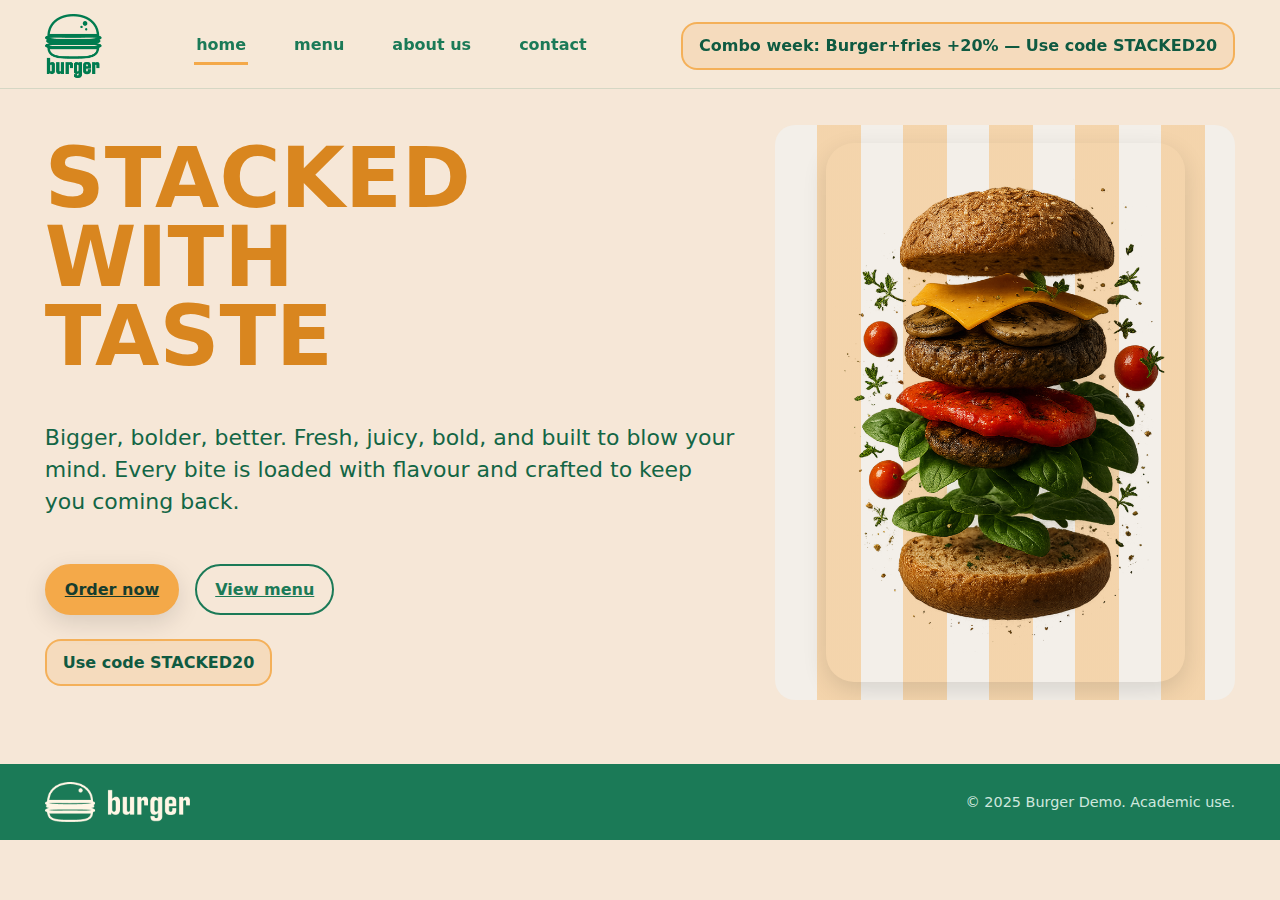
<file: index.html>
<!doctype html>
<html lang="en"><head><meta charset="utf-8"><meta name="viewport" content="width=device-width, initial-scale=1">
<title>Burger — Home</title><link rel="stylesheet" href="stlyes.css"><meta name="theme-color" content="#1B7A57"></head>
<body>
<header class="header"><div class="container navbar" role="navigation" aria-label="Primary">
  <div class="brand-center">
  <img src="mini burger vertical.png" alt="Burger logo" height="64">
</div>
  <nav class="nav">
    <a class="active" href="index.html" aria-current="page">home</a>
    <a href="menu.html">menu</a>
    <a href="about.html">about us</a>
    <a href="contact.html">contact</a>
  </nav>
  <div class="promo">Combo week: Burger+fries +20% — Use code STACKED20</div></div>
</header>
<main class="container">
  <section class="hero">
    <div class="stack-24">
      <h1>STACKED<br>WITH<br>TASTE</h1>
      <p class="lead">Bigger, bolder, better. Fresh, juicy, bold, and built to blow your mind. Every bite is loaded with flavour and crafted to keep you coming back.</p>
      <div class="cta">
        <a class="btn btn-solid" href="menu.html">Order now</a>
        <a class="btn btn-outline" href="menu.html">View menu</a>
      </div>
      <div class="promo" style="width:max-content">Use code <strong>STACKED20</strong></div>
    </div>
    <div class="hero-visual" aria-hidden="true">
      <img src="бургер1 2.png" alt="Signature burger">
    </div>
  </section>
</main>
<footer class="site-footer"><div class="container row">
  <div class="brand-footer">
  <img src="burger horizontal.png" alt="Burger logo horizontal" height="40">
</div>
  <div class="small">© 2025 Burger Demo. Academic use.</div>
</div></footer>
</body></html>
</file>
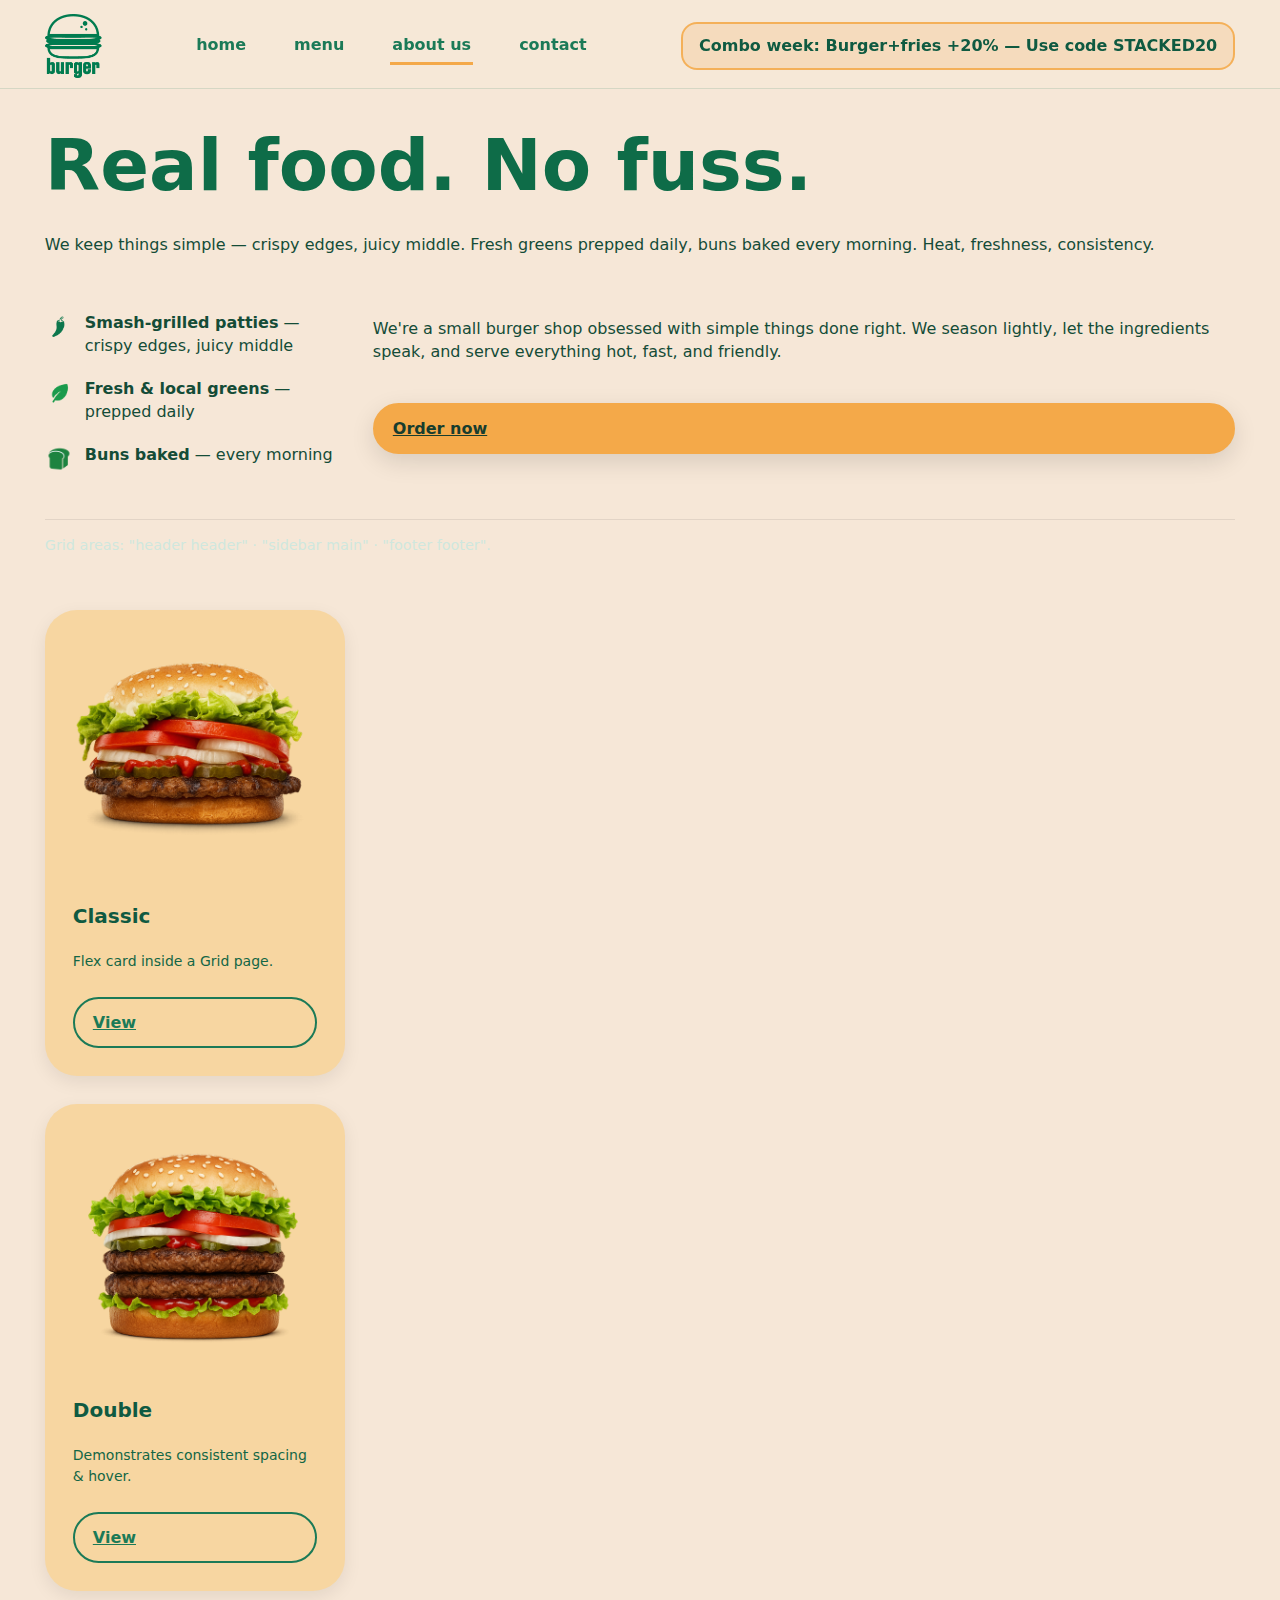
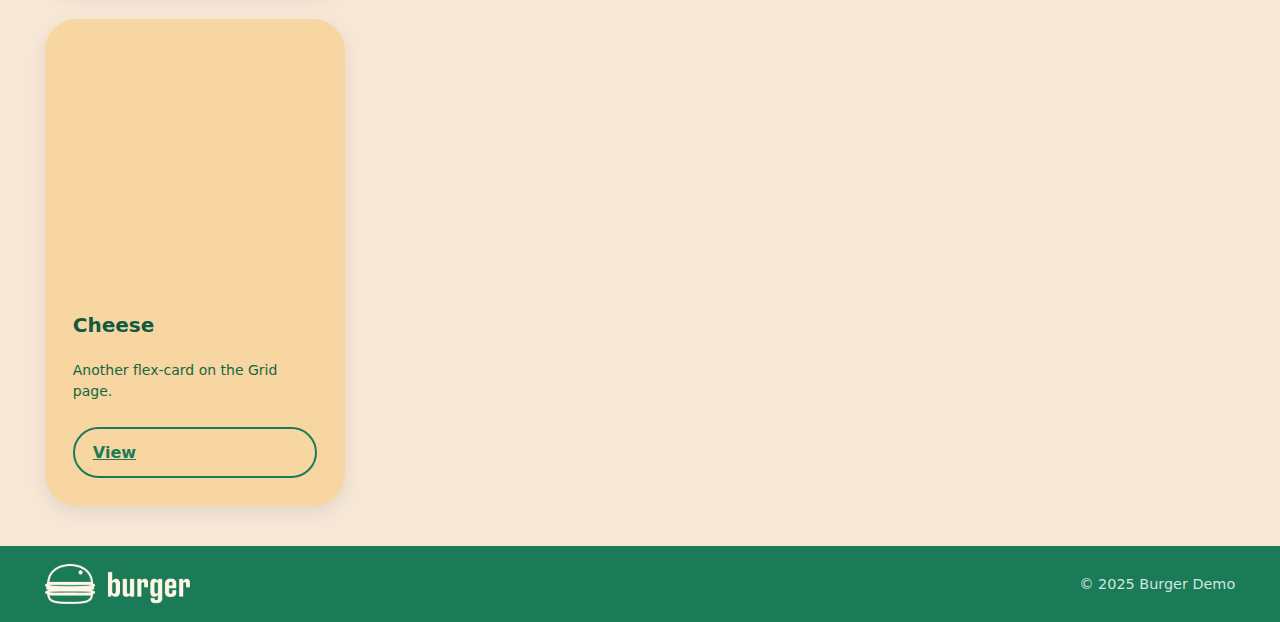
<file: about.html>
<!doctype html>
<html lang="en"><head><meta charset="utf-8"><meta name="viewport" content="width=device-width, initial-scale=1">
<title>Burger — About</title><link rel="stylesheet" href="stlyes.css"></head>
<body>
<header class="header"><div class="container navbar" role="navigation" aria-label="Primary">
  <img src="mini burger vertical.png" alt="Burger logo" height="64">
  <nav class="nav">
    <a href="index.html">home</a>
    <a href="menu.html">menu</a>
    <a class="active" href="about.html" aria-current="page">about us</a>
    <a href="contact.html">contact</a>
  </nav>
  <div class="promo">Combo week: Burger+fries +20% — Use code STACKED20</div></div>
</header>
<main class="container about-grid" style="margin-top:24px">
  <header class="about-header">
    <h1 style="margin:0 0 10px 0; color:#0E6C48; font-size:clamp(36px,6vw,72px);">Real food. No fuss.</h1>
    <p class="lead">We keep things simple — crispy edges, juicy middle. Fresh greens prepped daily, buns baked every morning. Heat, freshness, consistency.</p>
  </header>
<aside class="about-sidebar">
  <div class="feature">
    <img class="logo" src="перчик.png" alt="Chili pepper icon" width="28" height="28" loading="lazy" decoding="async">
    <div><strong>Smash-grilled patties</strong> — crispy edges, juicy middle</div>
  </div>

  <div class="feature">
    <img class="logo" src="листочек.png" alt="Fresh greens icon" width="28" height="28" loading="lazy" decoding="async">
    <div><strong>Fresh &amp; local greens</strong> — prepped daily</div>
  </div>

  <div class="feature">
    <img class="logo" src="хлебушек.png" alt="Buns baked icon" width="28" height="28" loading="lazy" decoding="async">
    <div><strong>Buns baked</strong> — every morning</div>
  </div>
</aside>
  <section class="about-main stack-24">
    <p>We're a small burger shop obsessed with simple things done right. We season lightly, let the ingredients speak, and serve everything hot, fast, and friendly.</p>
    <a class="btn btn-solid" href="menu.html">Order now</a>
  </section>
  <footer class="about-footer">
    <hr style="border:none;height:1px;background:rgba(0,0,0,.08)">
    <p class="small">Grid areas: "header header" · "sidebar main" · "footer footer".</p>
  </footer>
  <section class="stack-24" aria-label="Projects" style="margin-top:12px">
  <div class="cards-row">
    <article class="card">
      <img src="menu1.png" alt="Project: Classic" loading="lazy" decoding="async">
      <h3 class="card-title">Classic</h3>
      <p class="card-text">Flex card inside a Grid page.</p>
      <a class="btn btn-outline" href="menu.html">View</a>
    </article>
    <article class="card">
      <img src="menu2.png" alt="Project: Double" loading="lazy" decoding="async">
      <h3 class="card-title">Double</h3>
      <p class="card-text">Demonstrates consistent spacing & hover.</p>
      <a class="btn btn-outline" href="menu.html">View</a>
    </article>
    <article class="card">
      <img src="menu3.png" alt="Project: Cheese" loading="lazy" decoding="async">
      <h3 class="card-title">Cheese</h3>
      <p class="card-text">Another flex-card on the Grid page.</p>
      <a class="btn btn-outline" href="menu.html">View</a>
    </article>
  </div>
</section>
</main>
<footer class="site-footer"><div class="container row">
  <img src="burger horizontal.png" alt="Burger logo horizontal" height="40">
  <div class="small">© 2025 Burger Demo</div>
</div></footer>
</body></html>
</file>
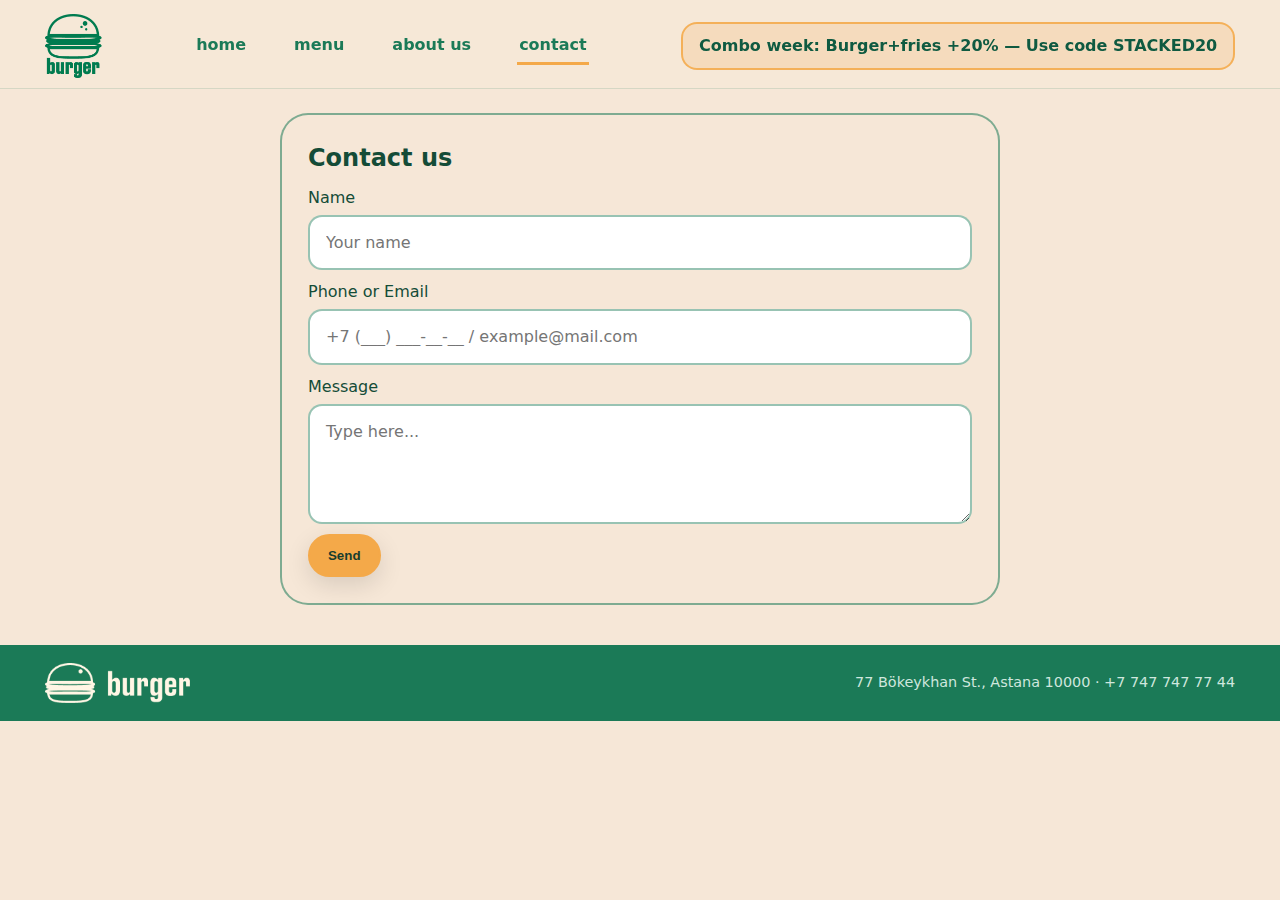
<file: contact.html>
<!doctype html>
<html lang="en"><head><meta charset="utf-8"><meta name="viewport" content="width=device-width, initial-scale=1">
<title>Burger — Contact</title><link rel="stylesheet" href="stlyes.css">
<style>
  .contact-card{max-width:720px;margin:24px auto;padding:26px;border-radius:28px;border:2px solid rgba(27,122,87,.55);background:rgba(246,231,215,.9)}
  .field{display:flex;flex-direction:column;gap:6px;margin:10px 0}
  .field input,.field textarea{border:2px solid rgba(27,122,87,.45);padding:14px 16px;border-radius:14px;outline:none;font:inherit;background:white}
  .field textarea{min-height:120px;resize:vertical}
  .contact-card{ border:2px solid rgba(27,122,87,.55); }
.field input,.field textarea{ border:2px solid rgba(27,122,87,.45); }
</style></head>
<body>
<header class="header"><div class="container navbar" role="navigation" aria-label="Primary">
  <img src="mini burger vertical.png" alt="Burger logo" height="64">
  <nav class="nav">
    <a href="index.html">home</a>
    <a href="menu.html">menu</a>
    <a href="about.html">about us</a>
    <a class="active" href="contact.html" aria-current="page">contact</a>
  </nav>
  <div class="promo">Combo week: Burger+fries +20% — Use code STACKED20</div></div>
</header>
<main class="container">
  <section class="contact-card">
    <h2 style="margin:0 0 10px 0">Contact us</h2>
    <form onsubmit="event.preventDefault(); alert('Message sent (demo)');">
      <div class="field"><label for="name">Name</label><input id="name" name="name" placeholder="Your name" required></div>
      <div class="field"><label for="email">Phone or Email</label><input id="email" name="email" placeholder="+7 (___) ___-__-__ / example@mail.com" required></div>
      <div class="field"><label for="message">Message</label><textarea id="message" name="message" placeholder="Type here..."></textarea></div>
      <button class="btn btn-solid" type="submit">Send</button>
    </form>
  </section>
</main>
<footer class="site-footer"><div class="container row">
  <img src="burger horizontal.png" alt="Burger logo horizontal" height="40">
  <div class="small">77 Bökeykhan St., Astana 10000 · +7 747 747 77 44</div>
</div></footer>
</body></html>
</file>
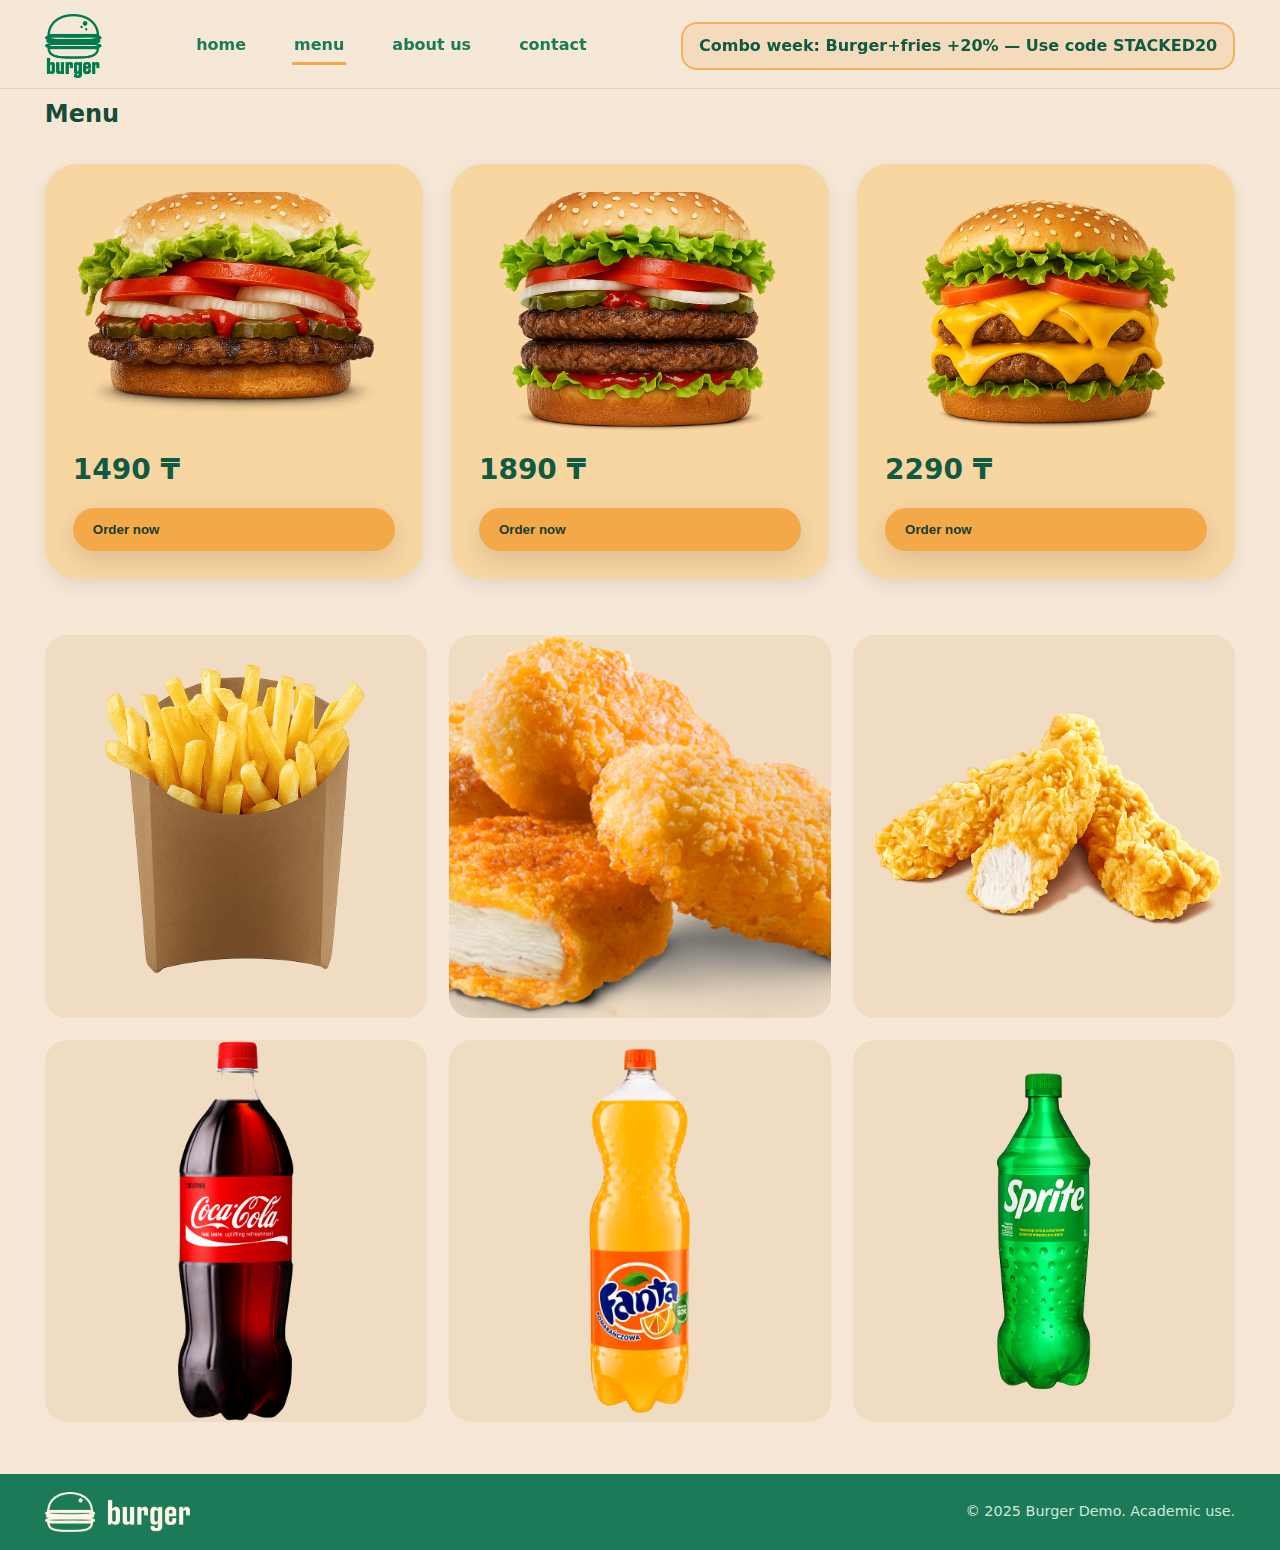
<file: menu.html>
<!doctype html>
<html lang="en"><head><meta charset="utf-8"><meta name="viewport" content="width=device-width, initial-scale=1">
<title>Burger — Menu</title><link rel="stylesheet" href="stlyes.css"></head>
<body>
<header class="header"><div class="container navbar" role="navigation" aria-label="Primary">
  <img src="mini burger vertical.png" alt="Burger logo" height="64">
  <nav class="nav">
    <a href="index.html">home</a>
    <a class="active" href="menu.html" aria-current="page">menu</a>
    <a href="about.html">about us</a>
    <a href="contact.html">contact</a>
  </nav>
  <div class="promo">Combo week: Burger+fries +20% — Use code STACKED20</div></div>
</header>
<main class="container stack-32">
  <h2 style="margin:8px 0 0 0">Menu</h2>
  <section class="cards-row" aria-label="Best sellers">
    <article class="card"><img src="menu1.png" alt="Classic burger"><div class="price">1490 ₸</div><button class="btn btn-solid">Order now</button></article>
    <article class="card"><img src="menu2.png" alt="Double burger"><div class="price">1890 ₸</div><button class="btn btn-solid">Order now</button></article>
    <article class="card"><img src="menu3.png" alt="Cheese burger"><div class="price">2290 ₸</div><button class="btn btn-solid">Order now</button></article>
  </section>
  <section aria-label="All items">
    <div class="gallery">
      <figure><img src="фри.png" alt="Fries" loading="lazy" decoding="async"><figcaption>Fries — 790 ₸</figcaption></figure>
      <figure><img src="наггетсы.png" alt="Nuggets" loading="lazy" decoding="async"><figcaption>Nuggets — 890 ₸</figcaption></figure>
      <figure><img src="стрипсы.png" alt="Strips" loading="lazy" decoding="async"><figcaption>Strips — 890 ₸</figcaption></figure>
      <figure><img src="кола.png" alt="Cola" loading="lazy" decoding="async"><figcaption>Cola — 1690 ₸</figcaption></figure>
      <figure><img src="фанта.png" alt="Fanta" loading="lazy" decoding="async"><figcaption>Fanta — 1790 ₸</figcaption></figure>
      <figure><img src="sprite.png" alt="Sprite" loading="lazy" decoding="async"><figcaption>Sprite — 1990 ₸</figcaption></figure>
    </div>
  </section>
</main>
<footer class="site-footer"><div class="container row">
  <div class="brand-footer">
  <img src="burger horizontal.png" alt="Burger logo horizontal" height="40">
</div>
  <div class="small">© 2025 Burger Demo. Academic use.</div>
</div></footer>
</body></html>
</file>
<file: stlyes.css>
:root{
  --cream:#F6E7D7; --green:#1B7A57; --green-900:#0F5A41; --orange:#F4A949; --text:#144C37; --radius:20px; --shadow:0 8px 24px rgba(0,0,0,.12);
}
*{ box-sizing:border-box; }
html,body{ height:100%; }
body{
  margin:0; font-family:system-ui,-apple-system,Segoe UI,Roboto,Ubuntu,Arial,sans-serif;
  color:var(--text); background:var(--cream); line-height:1.45;
}
.container{ width:min(1200px,93%); margin-inline:auto; }
.stack-24{ display:flex; flex-direction:column; gap:24px; }
.stack-32{ display:flex; flex-direction:column; gap:32px; }
.header{
  position:sticky; top:0; z-index:10; background:rgba(246,231,215,.85);
  backdrop-filter:blur(4px); border-bottom:1px solid rgba(27,122,87,.15);
}
.navbar{ display:flex; align-items:center; justify-content:space-between; padding:18px 0; gap:16px; }
.brand{ display:flex; align-items:center; gap:12px; font-weight:800; color:var(--green-900); }
.brand .logo{
  width:36px; height:36px; border:2px solid var(--green); border-radius:12px;
  display:grid; place-items:center; color:var(--green); font-weight:900;
}
.nav{ display:flex; gap:44px; }
.nav a{
  color:var(--green); text-decoration:none; font-weight:700; padding:6px 2px;
  border-bottom:3px solid transparent; transition:.2s;
}
.nav a:hover{ opacity:.85; }
.nav a.active{ border-bottom-color:var(--orange); }
.promo{
  border:2px solid rgba(244,169,73,.85); padding:10px 16px; border-radius:16px;
  font-weight:700; color:var(--green-900); background:rgba(244,169,73,.18);
}

.btn{
  display:inline-flex; align-items:center; gap:10px; border-radius:999px; padding:12px 18px; font-weight:800;
  border:2px solid var(--green); background:transparent; color:var(--green); cursor:pointer;
  transition:transform .06s, box-shadow .2s, background .2s;
}
.btn:active{ transform:translateY(1px); }
.btn-solid{ background:var(--orange); border-color:var(--orange); color:#173D2E; box-shadow:var(--shadow); }
.btn-outline{ background:transparent; }
.btn:hover{ box-shadow:var(--shadow); }

.hero{
  display:grid; grid-template-columns:1.2fr .8fr; gap:40px; align-items:center;
  padding-block:36px 24px;
}
.hero h1{ font-size:clamp(40px,6.5vw,92px); line-height:.95; margin:0; color:#D9861F; }
.hero p.lead{ font-size:clamp(16px,2.4vw,22px); color:#136645; max-width:60ch; }
.hero .cta{ display:flex; gap:16px; flex-wrap:wrap; }
.hero-visual{
  position:relative; aspect-ratio:4/5; border-radius:20px;
  background:repeating-linear-gradient(90deg,#0000 0 42px,rgba(244,169,73,.38) 42px 86px), #f3efe9;
  display:grid; place-items:center; overflow:hidden;
}
.hero-visual img{ width:78%; border-radius:28px; box-shadow:var(--shadow); }

.cards-row{ display:flex; gap:28px; align-items:stretch; flex-wrap:wrap; }
.card{
  background:#F7D6A1; border-radius:32px; padding:28px; display:flex; flex-direction:column; gap:18px;
  width:min(100%,360px); box-shadow:0 6px 18px rgba(0,0,0,.08); transition:transform .2s, box-shadow .2s;
}
.card:hover{ transform:translateY(-4px); box-shadow:0 10px 28px rgba(0,0,0,.12); }
.card img{ width:100%; height:240px; object-fit:cover; border-radius:20px; }
.price{ font-size:28px; font-weight:900; color:var(--green-900); }

.gallery{
  display:grid; grid-template-columns:repeat(3,minmax(0,1fr)); gap:22px; margin-block:24px 12px;
}
.gallery figure{
  position:relative; margin:0; border-radius:22px; overflow:hidden;
  background:#EFDCC3; min-height:220px;
}
.gallery img{ width:100%; height:100%; object-fit:cover; display:block; }
.gallery figcaption{
  position:absolute; inset:auto 0 0 0; padding:14px 16px; color:#fff;
  background:linear-gradient(to top, rgba(0,0,0,.55), rgba(0,0,0,0)); opacity:0; transition:.25s;
}
.gallery figure:hover figcaption{ opacity:1; }

.about-grid{
  display:grid; gap:28px; min-height:60vh; grid-template-columns:300px 1fr;
  grid-template-areas:"header header" "sidebar main" "footer footer";
}
.about-header{ grid-area:header; }
.about-sidebar{ grid-area:sidebar; }
.about-main{ grid-area:main; }
.about-footer{ grid-area:footer; }
.feature{ display:flex; align-items:flex-start; gap:12px; padding:10px 0; }

.site-footer{ margin-top:40px; background:#1B7A57; color:#E7F4EE; padding:18px 0; }
.site-footer .row{ display:flex; justify-content:space-between; align-items:center; gap:12px; flex-wrap:wrap; }
.site-footer a{ color:#E7F4EE; text-decoration:none; }
.small{ font-size:.9rem; color:#cfe7de; }

@media (max-width:1024px){
  .hero{ grid-template-columns:1fr; }
  .about-grid{ grid-template-columns:1fr; grid-template-areas:"header" "main" "sidebar" "footer"; }
}
@media (max-width:640px){
  .nav{ gap:18px; flex-wrap:wrap; }
  .gallery{ grid-template-columns:repeat(2,1fr); }
}
@media (max-width:420px){
  .gallery{ grid-template-columns:1fr; }
}

.navbar{ display:flex; flex-direction:column; align-items:center; gap:12px; padding:14px 0 10px; }
.brand-center{ display:flex; justify-content:center; align-items:center; }
.brand-center img{ height:64px; width:auto; display:block; }
.nav{ justify-content:center; margin-top:12px; }
.brand-footer img{ height:40px; width:auto; display:block; }

.about-sidebar .logo{
  width:28px; height:28px; object-fit:contain; display:block; flex-shrink:0;
  margin-top:2px;
}
@media (min-width: 900px){
  .navbar{ flex-direction:row; justify-content:space-between; }
  .brand-center{ justify-content:flex-start; }
  .nav{ margin-top:0; }
  .promo{ align-self:auto; }
}
.card-title{ margin:6px 0 2px; font-weight:800; font-size:20px; color:#0F5A41; }
.card-text{ margin:0 0 8px; color:#136645; font-size:14px; }

.cards-row { justify-content:flex-start; flex-wrap:wrap; gap:28px; }
.cards-row .card { flex:1 1 320px; max-width:360px; }

@media (min-width:1100px){
  .cards-row .card{ flex-basis: calc((100% - 56px)/3); max-width:none; }
}

.gall2{
  display:grid; grid-template-rows:repeat(3,minmax(0,1fr)); gap:22px; margin-block:24px 12px;
  .gall2 img{ width:50%; height:50%; object-fit:cover; display:block; }
}
</file>
